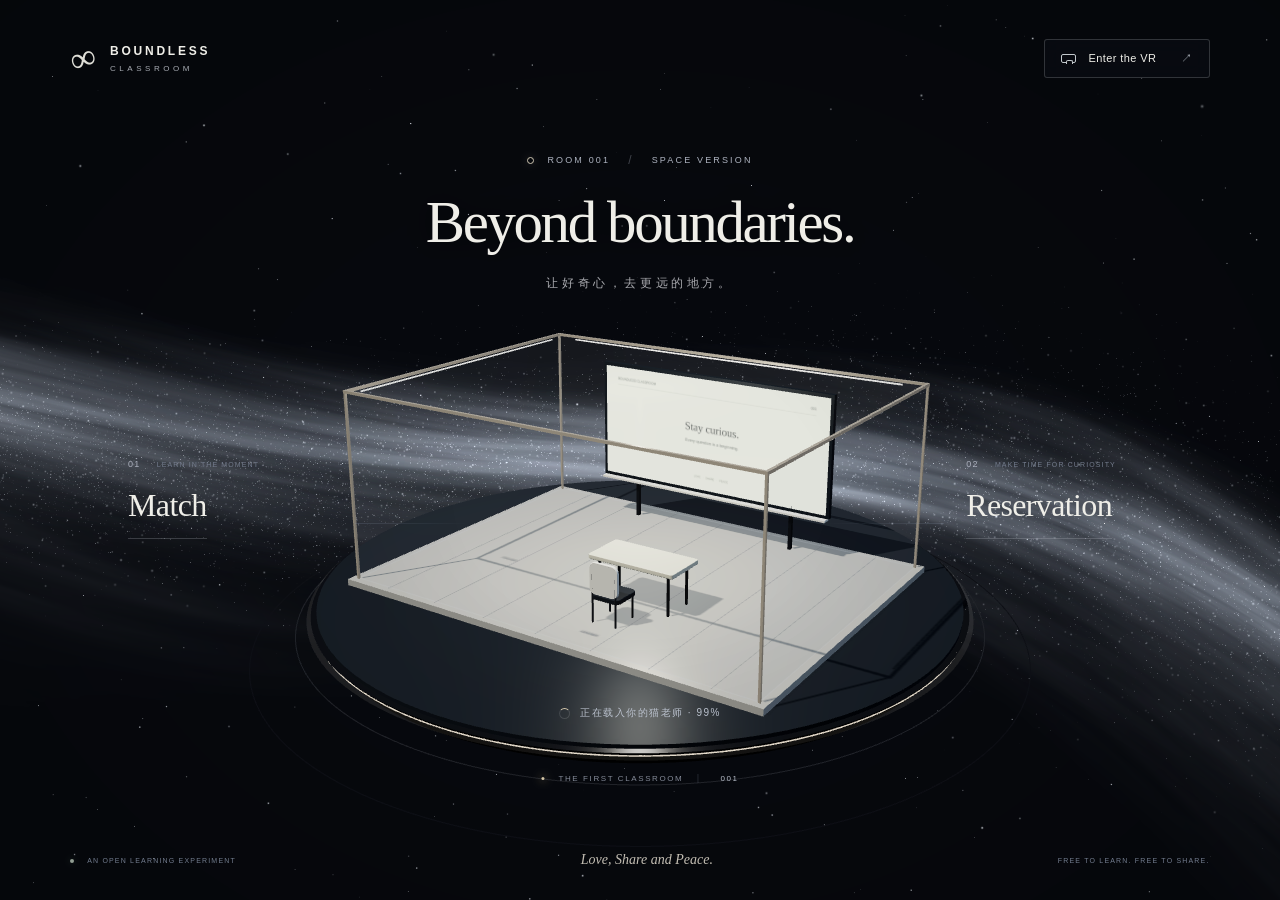
<file: index.html>
<!doctype html>
<html lang="zh-CN">
<head>
  <meta charset="utf-8">
  <meta name="viewport" content="width=device-width,initial-scale=1,viewport-fit=cover">
  <meta name="theme-color" content="#07090e">
  <meta name="description" content="Boundless Classroom · Space Version. A quiet place to learn, beyond boundaries. Love, Share and Peace.">
  <title>Boundless Classroom · Space Version</title>
  <link rel="icon" href="data:image/svg+xml,%3Csvg xmlns='http://www.w3.org/2000/svg' viewBox='0 0 64 64'%3E%3Crect width='64' height='64' rx='16' fill='%23080c12'/%3E%3Ctext x='32' y='44' text-anchor='middle' font-size='46' fill='%23f3f0e8'%3E∞%3C/text%3E%3C/svg%3E">
  <link rel="stylesheet" href="./katex-local.css">
  <link rel="stylesheet" href="./styles.css?v=frog-peer-74">
  <link rel="preload" as="fetch" href="./cat-teacher.glb?v=refined-cat-22" crossorigin="anonymous" fetchpriority="low">
  <link rel="modulepreload" href="./space-scene.js?v=frog-peer-74">
  <link rel="modulepreload" href="./three.module.min.js">
  <link rel="modulepreload" href="./meshopt_decoder.mjs">
  <script type="module" src="./app.js?v=frog-peer-74"></script>
</head>
<body data-mode="home">
  <div class="cosmos-fallback" aria-hidden="true"><div class="fallback-platform"></div></div>
  <div id="universe" role="img" aria-label="漂浮在星尘中的三维教室，内有白板、课桌、椅子，以及使用用户提供的真实三维模型、戴眼镜并抱着化学课本的橘猫老师"></div>
  <div class="grain" aria-hidden="true"></div>
  <header class="site-header">
    <div class="wordmark"><span class="brand-mark" aria-hidden="true">∞</span><span>BOUNDLESS<span class="brand-sub">CLASSROOM</span></span></div>
    <div class="header-actions">
      <button class="back-button" id="back-home" hidden><span aria-hidden="true">←</span> 返回太空</button>
      <button class="vr-entry" id="enter-vr"><span class="vr-glyph" aria-hidden="true"></span> Enter the VR <span aria-hidden="true">↗</span></button>
      <details id="student-avatar-menu" class="student-avatar-menu" hidden>
        <summary class="vr-entry">形象</summary>
        <div class="student-avatar-options" role="group" aria-label="选择形象">
          <button type="button" data-avatar="simple" aria-pressed="true">方块人</button>
          <button type="button" data-avatar="orange-cat" aria-pressed="false">解锁橘猫学生</button>
          <button type="button" data-avatar="frog-girl" aria-pressed="false">跳跳蛙女孩</button>
          <a href="./frog-girl/?model=result-4&amp;finish=repaired&amp;avatar=1&amp;v=frog-peer-74" target="_blank" rel="noopener">预览跳跳蛙女孩 <span aria-hidden="true">↗</span></a>
        </div>
      </details>
      <button class="vr-entry" id="immersive-btn" hidden>全屏 <span aria-hidden="true">⤢</span></button>
    </div>
  </header>

  <main>
    <section class="home" id="home-view" aria-label="未来学习入口">
      <div class="home-heading">
        <p class="eyebrow"><span class="tiny-orbit" aria-hidden="true"></span> ROOM 001 <span class="eyebrow-divider">/</span> SPACE VERSION</p>
        <h1>Beyond boundaries.</h1>
        <p class="home-subtitle">让好奇心，去更远的地方。</p>
      </div>
      <div class="entry-anchor match-anchor">
        <p class="entry-index">01 <span>LEARN IN THE MOMENT</span></p>
        <button class="entry-button" id="open-match"><span>Match</span></button>
        <div class="entry-line" aria-hidden="true"></div>
      </div>
      <div class="entry-anchor reservation-anchor">
        <p class="entry-index">02 <span>MAKE TIME FOR CURIOSITY</span></p>
        <a class="entry-button" id="open-book" href="./live/?v=frog-peer-74"><span>Reservation</span></a>
        <div class="entry-line" aria-hidden="true"></div>
      </div>
      <div class="stage-coordinate" aria-hidden="true"><i></i> THE FIRST CLASSROOM <span>001</span></div>
      <div class="home-footer"><span class="edition"><i></i> AN OPEN LEARNING EXPERIMENT</span><span>Love, Share and Peace.</span><span class="footer-right">FREE TO LEARN. FREE TO SHARE.</span></div>
    </section>

    <section class="classroom-view" id="classroom-view" hidden aria-label="猫老师教室">
      <div class="room-caption"><p class="eyebrow">BOUNDLESS / ROOM 001</p><h2>每个问题，都是一个开始。</h2><p>猫小将 <span>·</span> CAT TEACHER</p></div>
      <aside class="chat-panel" aria-labelledby="chat-title">
        <div class="chat-header">
          <button type="button" class="teacher-avatar" id="teacher-action" aria-label="和猫老师打招呼">
            <svg viewBox="15 8 116 129" aria-hidden="true"><image href="./teacher-portrait.png?v=clear-classroom-21" width="408" height="138"/></svg>
          </button>
          <div class="teacher-intro">
            <div class="teacher-title-row"><h2 id="chat-title">猫老师</h2><span class="teacher-role"><svg viewBox="0 0 18 18" aria-hidden="true"><path d="m8 1 1.9 5.1L15 8l-5.1 1.9L8 15l-1.9-5.1L1 8l5.1-1.9ZM14 12l.8 2.2L17 15l-2.2.8L14 18l-.8-2.2L11 15l2.2-.8Z"/></svg>AI · 全科</span></div>
            <p>好奇心，永远被欢迎。</p>
          </div>
        </div>
        <div class="teacher-session-actions"><span id="chat-mode" class="connection-indicator" role="status">离线演示</span><button type="button" id="teacher-connect-button" hidden>连接猫老师</button><button type="button" id="chat-reset" hidden>新对话</button></div>
        <div class="messages" id="messages" role="log" aria-label="课堂对话" aria-live="polite"><div class="message"><small>猫老师 · 离线示例</small><div class="bubble">你好呀，我是猫小将。🐾
宇宙很大，我们从一个小问题开始。
今天想一起弄明白什么？</div></div></div>
        <form id="chat-form" class="compose">
          <div class="attachment-previews" id="attachment-previews" hidden></div>
          <div class="pdf-selection" id="pdf-selection" hidden>
            <p id="pdf-name"></p><span id="pdf-pages"></span>
            <div><input id="pdf-page-range" type="text" inputmode="text" aria-label="选择 PDF 页码，例如 1、3 或 1-3" placeholder="1, 3 或 1-3"><button id="pdf-add-pages" type="button">添加所选页</button><button id="pdf-cancel" type="button" aria-label="取消 PDF">×</button></div>
          </div>
          <div class="attachment-progress" id="attachment-progress" hidden><p id="attachment-status" role="status" aria-live="polite"></p><button id="attachment-cancel" type="button">取消</button></div>
          <p class="attachment-privacy" id="attachment-privacy" hidden>所选图片／PDF 页面将发送给 DeepSeek 识别 · 图片临时保留 2 小时</p>
          <div class="composer-shell">
            <input id="attachment-file" type="file" accept="image/jpeg,image/png,image/webp,application/pdf,.pdf" multiple hidden>
            <button id="attachment-button" class="attachment-button" type="button" aria-label="添加图片或 PDF" title="添加图片或 PDF">＋</button>
            <textarea id="chat-input" aria-label="向猫老师提问" placeholder="今天想弄明白什么？" maxlength="4000" rows="1" autocomplete="off"></textarea>
            <div class="composer-actions">
              <button type="button" id="chat-cancel" class="chat-cancel" hidden aria-label="停止等待回复">停止</button>
              <button type="button" id="dictation-button" class="mic-button" aria-label="语音输入 · 自动识别中英文" aria-pressed="false" title="中英自动识别 · 停顿后转文字，录音发送至阿里云识别" disabled>
                <svg class="mic-icon" viewBox="0 0 24 24" aria-hidden="true"><rect x="9" y="3" width="6" height="12" rx="3"/><path d="M5.5 10.5v1a6.5 6.5 0 0 0 13 0v-1M12 18v3m-3 0h6"/></svg>
                <svg class="mic-stop" viewBox="0 0 24 24" aria-hidden="true"><rect x="7.5" y="7.5" width="9" height="9" rx="2"/></svg>
              </button>
              <button type="submit" class="send" aria-label="发送消息"><svg viewBox="0 0 24 24" aria-hidden="true"><path d="M12 19V5m-5 5 5-5 5 5"/></svg></button>
            </div>
          </div>
          <div class="dictation-row" id="dictation-row" hidden>
            <span class="dictation-wave" aria-hidden="true"><i></i><i></i><i></i><i></i></span>
            <p id="dictation-status" role="status" aria-live="polite"></p><span id="dictation-time" aria-hidden="true"></span>
            <button type="button" id="dictation-restart" hidden>重新录入</button>
          </div>
          <div class="compose-footer">
            <button id="voice-btn" type="button" aria-pressed="false">朗读：关</button>
            <p id="chat-service-note">预设教学脚本 · 尚未接入大模型</p>
          </div>
        </form>
      </aside>
    </section>

    <section class="vr-view" id="vr-view" hidden aria-label="坐在课桌前的沉浸式教室">
      <div class="vr-seat-caption"><span>ROOM 001</span><span>一席之间，整个宇宙。</span></div>
      <p class="vr-seat-hint">你已坐在课桌前 <span>·</span> 拖动或方向键环视</p>
      <p id="xr-status" class="sr-only" role="status">课桌座位视角，拖动或方向键环视。</p>
    </section>
    <div id="whiteboard-notes" class="sr-only" role="region" aria-label="白板重点" aria-live="polite" hidden></div>
  </main>

  <div class="loading-state" id="scene-loading" role="status"><span></span> 正在点亮第一间教室</div>
  <p class="fallback-note" id="fallback-note" hidden>当前设备无法显示 3D，仍可使用文字课堂和真人教室。</p>

  <dialog id="teacher-connect-dialog" aria-labelledby="teacher-connect-title">
    <div class="dialog-top"><span class="eyebrow">CAT TEACHER / EARLY ACCESS</span><button type="button" class="close-button" id="teacher-connect-close" aria-label="关闭连接窗口">×</button></div>
    <div class="booking-intro"><h2 id="teacher-connect-title">和猫老师聊一聊。</h2><p>输入邀请码，此浏览器会记住连接 30 天。<br>随时可以退出连接。</p></div>
    <form id="teacher-connect-form">
      <label class="field"><span>试用邀请码</span><input id="teacher-invite" type="password" maxlength="256" autocomplete="off"></label>
      <p class="booking-notice">连接后，你的提问及本次对话的必要上下文会发送给 DeepSeek 生成回答。不要输入密码或其他敏感资料。猫老师可能会出错，重要结论请核实。</p>
      <p id="teacher-connect-status" class="connection-status" role="status" aria-live="polite"></p>
      <div class="booking-actions"><button type="submit" id="teacher-connect-submit" class="solid-button">连接猫老师 <span aria-hidden="true">↗</span></button></div>
    </form>
  </dialog>
  <div class="toast" id="toast" role="status" aria-live="polite"></div>
  <noscript><div class="noscript-note">请启用 JavaScript，以使用三维教室、文字课堂和真人教室。</div></noscript>
</body>
</html>
</file>
<file: katex-local.css>
/* KaTeX 0.19.1, MIT. WOFF2 fonts embedded for local hosting. */
@font-face{font-display:block;font-family:KaTeX_AMS;font-style:normal;font-weight:400;src:url([data-uri]) format("woff2");font-family:KaTeX_Caligraphic;font-style:normal;font-weight:700;src:url([data-uri]) format("woff2");font-family:KaTeX_Caligraphic;font-style:normal;font-weight:400;src:url([data-uri]) format("woff2");font-family:KaTeX_Fraktur;font-style:normal;font-weight:700;src:url([data-uri]) format("woff2");font-family:KaTeX_Fraktur;font-style:normal;font-weight:400;src:url([data-uri]) format("woff2");font-family:KaTeX_Main;font-style:normal;font-weight:700;src:url([data-uri]) format("woff2");font-family:KaTeX_Main;font-style:italic;font-weight:700;src:url([data-uri]) format("woff2");font-family:KaTeX_Main;font-style:italic;font-weight:400;src:url([data-uri]) format("woff2");font-family:KaTeX_Main;font-style:normal;font-weight:400;src:url([data-uri]) format("woff2");font-family:KaTeX_Math;font-style:italic;font-weight:700;src:url([data-uri]) format("woff2");font-family:KaTeX_Math;font-style:italic;font-weight:400;src:url([data-uri]) format("woff2");font-family:"KaTeX_SansSerif";font-style:normal;font-weight:700;src:url([data-uri]) format("woff2");font-family:"KaTeX_SansSerif";font-style:italic;font-weight:400;src:url([data-uri]) format("woff2");font-family:"KaTeX_SansSerif";font-style:normal;font-weight:400;src:url([data-uri]) format("woff2");font-family:KaTeX_Script;font-style:normal;font-weight:400;src:url([data-uri]) format("woff2");font-family:KaTeX_Size1;font-style:normal;font-weight:400;src:url([data-uri]) format("woff2");font-family:KaTeX_Size2;font-style:normal;font-weight:400;src:url([data-uri]) format("woff2");font-family:KaTeX_Size3;font-style:normal;font-weight:400;src:url([data-uri]) format("woff2");font-family:KaTeX_Size4;font-style:normal;font-weight:400;src:url([data-uri]) format("woff2");font-family:KaTeX_Typewriter;font-style:normal;font-weight:400;src:url([data-uri]) format("woff2");line-height:1.2;position:relative;text-indent:0;text-rendering:auto}.katex *{-ms-high-contrast-adjust:none!important;border-color:currentColor}.katex .katex-version:after{content:"0.19.1"}.katex .katex-mathml{border:0;-webkit-clip-path:inset(50%);clip-path:inset(50%);height:1px;overflow:hidden;padding:0;position:absolute;width:1px}.katex .katex-html>.katex-newline{display:block}.katex .katex-base{position:relative;white-space:nowrap;width:-webkit-min-content;width:-moz-min-content;width:min-content}.katex .katex-base,.katex .katex-strut{display:inline-block}.katex .textbf{font-weight:700}.katex .textit{font-style:italic}.katex .textrm{font-family:KaTeX_Main}.katex .textsf{font-family:KaTeX_SansSerif}.katex .texttt{font-family:KaTeX_Typewriter}.katex .mathnormal{font-family:KaTeX_Math;font-style:italic}.katex .mathit{font-family:KaTeX_Main;font-style:italic}.katex .mathrm{font-style:normal}.katex .mathbf{font-family:KaTeX_Main;font-weight:700}.katex .boldsymbol{font-family:KaTeX_Math;font-style:italic;font-weight:700}.katex .amsrm,.katex .mathbb,.katex .textbb{font-family:KaTeX_AMS}.katex .mathcal{font-family:KaTeX_Caligraphic}.katex .mathfrak,.katex .textfrak{font-family:KaTeX_Fraktur}.katex .mathboldfrak,.katex .textboldfrak{font-family:KaTeX_Fraktur;font-weight:700}.katex .mathtt{font-family:KaTeX_Typewriter}.katex .mathscr,.katex .textscr{font-family:KaTeX_Script}.katex .mathsf,.katex .textsf{font-family:KaTeX_SansSerif}.katex .mathboldsf,.katex .textboldsf{font-family:KaTeX_SansSerif;font-weight:700}.katex .mathitsf,.katex .mathsfit,.katex .textitsf{font-family:KaTeX_SansSerif;font-style:italic}.katex .mainrm{font-family:KaTeX_Main;font-style:normal}.katex .vlist-t{border-collapse:collapse;display:inline-table;table-layout:fixed}.katex .vlist-r{display:table-row}.katex .vlist{display:table-cell;position:relative;vertical-align:bottom}.katex .vlist>span{display:block;height:0;position:relative}.katex .vlist>span>span{display:inline-block}.katex .vlist>span>.pstrut{overflow:hidden;width:0}.katex .vlist-t2{margin-right:-2px}.katex .vlist-s{display:table-cell;font-size:1px;min-width:2px;vertical-align:bottom;width:2px}.katex .katex-vbox{align-items:baseline;display:inline-flex;flex-direction:column}.katex .katex-thinbox{display:inline-flex;flex-direction:row;max-width:0;width:0}.katex .msupsub{text-align:left}.katex .mfrac>span>span{text-align:center}.katex .mfrac .frac-line{border-bottom-style:solid;display:inline-block;width:100%}.katex .katex-hdashline,.katex .katex-hline,.katex .katex-overline .overline-line,.katex .katex-rule,.katex .katex-underline .underline-line,.katex .mfrac .frac-line{min-height:1px}.katex .mspace{display:inline-block}.katex .katex-smash{display:inline;line-height:0}.katex .clap,.katex .llap,.katex .rlap{position:relative;width:0}.katex .clap>.katex-inner,.katex .llap>.katex-inner,.katex .rlap>.katex-inner{position:absolute}.katex .clap>.katex-fix,.katex .llap>.katex-fix,.katex .rlap>.katex-fix{display:inline-block}.katex .llap>.katex-inner{right:0}.katex .clap>.katex-inner,.katex .rlap>.katex-inner{left:0}.katex .clap>.katex-inner>span{margin-left:-50%;margin-right:50%}.katex .katex-rule{border:0 solid;display:inline-block;position:relative}.katex .katex-hline,.katex .katex-overline .overline-line,.katex .katex-underline .underline-line{border-bottom-style:solid;display:inline-block;width:100%}.katex .katex-hdashline{border-bottom-style:dashed;display:inline-block;width:100%}.katex .sqrt>.katex-root{margin-left:.2777777778em;margin-right:-.5555555556em}.katex .fontsize-ensurer.reset-size1.size1,.katex .katex-sizing.reset-size1.size1{font-size:1em}.katex .fontsize-ensurer.reset-size1.size2,.katex .katex-sizing.reset-size1.size2{font-size:1.2em}.katex .fontsize-ensurer.reset-size1.size3,.katex .katex-sizing.reset-size1.size3{font-size:1.4em}.katex .fontsize-ensurer.reset-size1.size4,.katex .katex-sizing.reset-size1.size4{font-size:1.6em}.katex .fontsize-ensurer.reset-size1.size5,.katex .katex-sizing.reset-size1.size5{font-size:1.8em}.katex .fontsize-ensurer.reset-size1.size6,.katex .katex-sizing.reset-size1.size6{font-size:2em}.katex .fontsize-ensurer.reset-size1.size7,.katex .katex-sizing.reset-size1.size7{font-size:2.4em}.katex .fontsize-ensurer.reset-size1.size8,.katex .katex-sizing.reset-size1.size8{font-size:2.88em}.katex .fontsize-ensurer.reset-size1.size9,.katex .katex-sizing.reset-size1.size9{font-size:3.456em}.katex .fontsize-ensurer.reset-size1.size10,.katex .katex-sizing.reset-size1.size10{font-size:4.148em}.katex .fontsize-ensurer.reset-size1.size11,.katex .katex-sizing.reset-size1.size11{font-size:4.976em}.katex .fontsize-ensurer.reset-size2.size1,.katex .katex-sizing.reset-size2.size1{font-size:.8333333333em}.katex .fontsize-ensurer.reset-size2.size2,.katex .katex-sizing.reset-size2.size2{font-size:1em}.katex .fontsize-ensurer.reset-size2.size3,.katex .katex-sizing.reset-size2.size3{font-size:1.1666666667em}.katex .fontsize-ensurer.reset-size2.size4,.katex .katex-sizing.reset-size2.size4{font-size:1.3333333333em}.katex .fontsize-ensurer.reset-size2.size5,.katex .katex-sizing.reset-size2.size5{font-size:1.5em}.katex .fontsize-ensurer.reset-size2.size6,.katex .katex-sizing.reset-size2.size6{font-size:1.6666666667em}.katex .fontsize-ensurer.reset-size2.size7,.katex .katex-sizing.reset-size2.size7{font-size:2em}.katex .fontsize-ensurer.reset-size2.size8,.katex .katex-sizing.reset-size2.size8{font-size:2.4em}.katex .fontsize-ensurer.reset-size2.size9,.katex .katex-sizing.reset-size2.size9{font-size:2.88em}.katex .fontsize-ensurer.reset-size2.size10,.katex .katex-sizing.reset-size2.size10{font-size:3.4566666667em}.katex .fontsize-ensurer.reset-size2.size11,.katex .katex-sizing.reset-size2.size11{font-size:4.1466666667em}.katex .fontsize-ensurer.reset-size3.size1,.katex .katex-sizing.reset-size3.size1{font-size:.7142857143em}.katex .fontsize-ensurer.reset-size3.size2,.katex .katex-sizing.reset-size3.size2{font-size:.8571428571em}.katex .fontsize-ensurer.reset-size3.size3,.katex .katex-sizing.reset-size3.size3{font-size:1em}.katex .fontsize-ensurer.reset-size3.size4,.katex .katex-sizing.reset-size3.size4{font-size:1.1428571429em}.katex .fontsize-ensurer.reset-size3.size5,.katex .katex-sizing.reset-size3.size5{font-size:1.2857142857em}.katex .fontsize-ensurer.reset-size3.size6,.katex .katex-sizing.reset-size3.size6{font-size:1.4285714286em}.katex .fontsize-ensurer.reset-size3.size7,.katex .katex-sizing.reset-size3.size7{font-size:1.7142857143em}.katex .fontsize-ensurer.reset-size3.size8,.katex .katex-sizing.reset-size3.size8{font-size:2.0571428571em}.katex .fontsize-ensurer.reset-size3.size9,.katex .katex-sizing.reset-size3.size9{font-size:2.4685714286em}.katex .fontsize-ensurer.reset-size3.size10,.katex .katex-sizing.reset-size3.size10{font-size:2.9628571429em}.katex .fontsize-ensurer.reset-size3.size11,.katex .katex-sizing.reset-size3.size11{font-size:3.5542857143em}.katex .fontsize-ensurer.reset-size4.size1,.katex .katex-sizing.reset-size4.size1{font-size:.625em}.katex .fontsize-ensurer.reset-size4.size2,.katex .katex-sizing.reset-size4.size2{font-size:.75em}.katex .fontsize-ensurer.reset-size4.size3,.katex .katex-sizing.reset-size4.size3{font-size:.875em}.katex .fontsize-ensurer.reset-size4.size4,.katex .katex-sizing.reset-size4.size4{font-size:1em}.katex .fontsize-ensurer.reset-size4.size5,.katex .katex-sizing.reset-size4.size5{font-size:1.125em}.katex .fontsize-ensurer.reset-size4.size6,.katex .katex-sizing.reset-size4.size6{font-size:1.25em}.katex .fontsize-ensurer.reset-size4.size7,.katex .katex-sizing.reset-size4.size7{font-size:1.5em}.katex .fontsize-ensurer.reset-size4.size8,.katex .katex-sizing.reset-size4.size8{font-size:1.8em}.katex .fontsize-ensurer.reset-size4.size9,.katex .katex-sizing.reset-size4.size9{font-size:2.16em}.katex .fontsize-ensurer.reset-size4.size10,.katex .katex-sizing.reset-size4.size10{font-size:2.5925em}.katex .fontsize-ensurer.reset-size4.size11,.katex .katex-sizing.reset-size4.size11{font-size:3.11em}.katex .fontsize-ensurer.reset-size5.size1,.katex .katex-sizing.reset-size5.size1{font-size:.5555555556em}.katex .fontsize-ensurer.reset-size5.size2,.katex .katex-sizing.reset-size5.size2{font-size:.6666666667em}.katex .fontsize-ensurer.reset-size5.size3,.katex .katex-sizing.reset-size5.size3{font-size:.7777777778em}.katex .fontsize-ensurer.reset-size5.size4,.katex .katex-sizing.reset-size5.size4{font-size:.8888888889em}.katex .fontsize-ensurer.reset-size5.size5,.katex .katex-sizing.reset-size5.size5{font-size:1em}.katex .fontsize-ensurer.reset-size5.size6,.katex .katex-sizing.reset-size5.size6{font-size:1.1111111111em}.katex .fontsize-ensurer.reset-size5.size7,.katex .katex-sizing.reset-size5.size7{font-size:1.3333333333em}.katex .fontsize-ensurer.reset-size5.size8,.katex .katex-sizing.reset-size5.size8{font-size:1.6em}.katex .fontsize-ensurer.reset-size5.size9,.katex .katex-sizing.reset-size5.size9{font-size:1.92em}.katex .fontsize-ensurer.reset-size5.size10,.katex .katex-sizing.reset-size5.size10{font-size:2.3044444444em}.katex .fontsize-ensurer.reset-size5.size11,.katex .katex-sizing.reset-size5.size11{font-size:2.7644444444em}.katex .fontsize-ensurer.reset-size6.size1,.katex .katex-sizing.reset-size6.size1{font-size:.5em}.katex .fontsize-ensurer.reset-size6.size2,.katex .katex-sizing.reset-size6.size2{font-size:.6em}.katex .fontsize-ensurer.reset-size6.size3,.katex .katex-sizing.reset-size6.size3{font-size:.7em}.katex .fontsize-ensurer.reset-size6.size4,.katex .katex-sizing.reset-size6.size4{font-size:.8em}.katex .fontsize-ensurer.reset-size6.size5,.katex .katex-sizing.reset-size6.size5{font-size:.9em}.katex .fontsize-ensurer.reset-size6.size6,.katex .katex-sizing.reset-size6.size6{font-size:1em}.katex .fontsize-ensurer.reset-size6.size7,.katex .katex-sizing.reset-size6.size7{font-size:1.2em}.katex .fontsize-ensurer.reset-size6.size8,.katex .katex-sizing.reset-size6.size8{font-size:1.44em}.katex .fontsize-ensurer.reset-size6.size9,.katex .katex-sizing.reset-size6.size9{font-size:1.728em}.katex .fontsize-ensurer.reset-size6.size10,.katex .katex-sizing.reset-size6.size10{font-size:2.074em}.katex .fontsize-ensurer.reset-size6.size11,.katex .katex-sizing.reset-size6.size11{font-size:2.488em}.katex .fontsize-ensurer.reset-size7.size1,.katex .katex-sizing.reset-size7.size1{font-size:.4166666667em}.katex .fontsize-ensurer.reset-size7.size2,.katex .katex-sizing.reset-size7.size2{font-size:.5em}.katex .fontsize-ensurer.reset-size7.size3,.katex .katex-sizing.reset-size7.size3{font-size:.5833333333em}.katex .fontsize-ensurer.reset-size7.size4,.katex .katex-sizing.reset-size7.size4{font-size:.6666666667em}.katex .fontsize-ensurer.reset-size7.size5,.katex .katex-sizing.reset-size7.size5{font-size:.75em}.katex .fontsize-ensurer.reset-size7.size6,.katex .katex-sizing.reset-size7.size6{font-size:.8333333333em}.katex .fontsize-ensurer.reset-size7.size7,.katex .katex-sizing.reset-size7.size7{font-size:1em}.katex .fontsize-ensurer.reset-size7.size8,.katex .katex-sizing.reset-size7.size8{font-size:1.2em}.katex .fontsize-ensurer.reset-size7.size9,.katex .katex-sizing.reset-size7.size9{font-size:1.44em}.katex .fontsize-ensurer.reset-size7.size10,.katex .katex-sizing.reset-size7.size10{font-size:1.7283333333em}.katex .fontsize-ensurer.reset-size7.size11,.katex .katex-sizing.reset-size7.size11{font-size:2.0733333333em}.katex .fontsize-ensurer.reset-size8.size1,.katex .katex-sizing.reset-size8.size1{font-size:.3472222222em}.katex .fontsize-ensurer.reset-size8.size2,.katex .katex-sizing.reset-size8.size2{font-size:.4166666667em}.katex .fontsize-ensurer.reset-size8.size3,.katex .katex-sizing.reset-size8.size3{font-size:.4861111111em}.katex .fontsize-ensurer.reset-size8.size4,.katex .katex-sizing.reset-size8.size4{font-size:.5555555556em}.katex .fontsize-ensurer.reset-size8.size5,.katex .katex-sizing.reset-size8.size5{font-size:.625em}.katex .fontsize-ensurer.reset-size8.size6,.katex .katex-sizing.reset-size8.size6{font-size:.6944444444em}.katex .fontsize-ensurer.reset-size8.size7,.katex .katex-sizing.reset-size8.size7{font-size:.8333333333em}.katex .fontsize-ensurer.reset-size8.size8,.katex .katex-sizing.reset-size8.size8{font-size:1em}.katex .fontsize-ensurer.reset-size8.size9,.katex .katex-sizing.reset-size8.size9{font-size:1.2em}.katex .fontsize-ensurer.reset-size8.size10,.katex .katex-sizing.reset-size8.size10{font-size:1.4402777778em}.katex .fontsize-ensurer.reset-size8.size11,.katex .katex-sizing.reset-size8.size11{font-size:1.7277777778em}.katex .fontsize-ensurer.reset-size9.size1,.katex .katex-sizing.reset-size9.size1{font-size:.2893518519em}.katex .fontsize-ensurer.reset-size9.size2,.katex .katex-sizing.reset-size9.size2{font-size:.3472222222em}.katex .fontsize-ensurer.reset-size9.size3,.katex .katex-sizing.reset-size9.size3{font-size:.4050925926em}.katex .fontsize-ensurer.reset-size9.size4,.katex .katex-sizing.reset-size9.size4{font-size:.462962963em}.katex .fontsize-ensurer.reset-size9.size5,.katex .katex-sizing.reset-size9.size5{font-size:.5208333333em}.katex .fontsize-ensurer.reset-size9.size6,.katex .katex-sizing.reset-size9.size6{font-size:.5787037037em}.katex .fontsize-ensurer.reset-size9.size7,.katex .katex-sizing.reset-size9.size7{font-size:.6944444444em}.katex .fontsize-ensurer.reset-size9.size8,.katex .katex-sizing.reset-size9.size8{font-size:.8333333333em}.katex .fontsize-ensurer.reset-size9.size9,.katex .katex-sizing.reset-size9.size9{font-size:1em}.katex .fontsize-ensurer.reset-size9.size10,.katex .katex-sizing.reset-size9.size10{font-size:1.2002314815em}.katex .fontsize-ensurer.reset-size9.size11,.katex .katex-sizing.reset-size9.size11{font-size:1.4398148148em}.katex .fontsize-ensurer.reset-size10.size1,.katex .katex-sizing.reset-size10.size1{font-size:.2410800386em}.katex .fontsize-ensurer.reset-size10.size2,.katex .katex-sizing.reset-size10.size2{font-size:.2892960463em}.katex .fontsize-ensurer.reset-size10.size3,.katex .katex-sizing.reset-size10.size3{font-size:.337512054em}.katex .fontsize-ensurer.reset-size10.size4,.katex .katex-sizing.reset-size10.size4{font-size:.3857280617em}.katex .fontsize-ensurer.reset-size10.size5,.katex .katex-sizing.reset-size10.size5{font-size:.4339440694em}.katex .fontsize-ensurer.reset-size10.size6,.katex .katex-sizing.reset-size10.size6{font-size:.4821600771em}.katex .fontsize-ensurer.reset-size10.size7,.katex .katex-sizing.reset-size10.size7{font-size:.5785920926em}.katex .fontsize-ensurer.reset-size10.size8,.katex .katex-sizing.reset-size10.size8{font-size:.6943105111em}.katex .fontsize-ensurer.reset-size10.size9,.katex .katex-sizing.reset-size10.size9{font-size:.8331726133em}.katex .fontsize-ensurer.reset-size10.size10,.katex .katex-sizing.reset-size10.size10{font-size:1em}.katex .fontsize-ensurer.reset-size10.size11,.katex .katex-sizing.reset-size10.size11{font-size:1.1996142719em}.katex .fontsize-ensurer.reset-size11.size1,.katex .katex-sizing.reset-size11.size1{font-size:.2009646302em}.katex .fontsize-ensurer.reset-size11.size2,.katex .katex-sizing.reset-size11.size2{font-size:.2411575563em}.katex .fontsize-ensurer.reset-size11.size3,.katex .katex-sizing.reset-size11.size3{font-size:.2813504823em}.katex .fontsize-ensurer.reset-size11.size4,.katex .katex-sizing.reset-size11.size4{font-size:.3215434084em}.katex .fontsize-ensurer.reset-size11.size5,.katex .katex-sizing.reset-size11.size5{font-size:.3617363344em}.katex .fontsize-ensurer.reset-size11.size6,.katex .katex-sizing.reset-size11.size6{font-size:.4019292605em}.katex .fontsize-ensurer.reset-size11.size7,.katex .katex-sizing.reset-size11.size7{font-size:.4823151125em}.katex .fontsize-ensurer.reset-size11.size8,.katex .katex-sizing.reset-size11.size8{font-size:.578778135em}.katex .fontsize-ensurer.reset-size11.size9,.katex .katex-sizing.reset-size11.size9{font-size:.6945337621em}.katex .fontsize-ensurer.reset-size11.size10,.katex .katex-sizing.reset-size11.size10{font-size:.8336012862em}.katex .fontsize-ensurer.reset-size11.size11,.katex .katex-sizing.reset-size11.size11{font-size:1em}.katex .delimsizing.size1{font-family:KaTeX_Size1}.katex .delimsizing.size2{font-family:KaTeX_Size2}.katex .delimsizing.size3{font-family:KaTeX_Size3}.katex .delimsizing.size4{font-family:KaTeX_Size4}.katex .delimsizing.mult .delim-size1>span{font-family:KaTeX_Size1}.katex .delimsizing.mult .delim-size4>span{font-family:KaTeX_Size4}.katex .nulldelimiter{display:inline-block;width:.12em}.katex .delimcenter,.katex .op-symbol{position:relative}.katex .op-symbol.small-op{font-family:KaTeX_Size1}.katex .op-symbol.large-op{font-family:KaTeX_Size2}.katex .katex-accent>.vlist-t,.katex .op-limits>.vlist-t{text-align:center}.katex .katex-accent .accent-body{position:relative}.katex .katex-accent .accent-body:not(.accent-full){width:0}.katex .katex-overlay{display:block}.katex .mtable .vertical-separator{display:inline-block;min-width:1px}.katex .mtable .arraycolsep{display:inline-block}.katex .mtable .col-align-c>.vlist-t{text-align:center}.katex .mtable .col-align-l>.vlist-t{text-align:left}.katex .mtable .col-align-r>.vlist-t{text-align:right}.katex .svg-align{text-align:left}.katex svg{fill:currentColor;stroke:currentColor;display:block;height:inherit;position:absolute;width:100%}.katex svg path{stroke:none}.katex svg{fill-rule:nonzero;fill-opacity:1;stroke-width:1;stroke-linecap:butt;stroke-linejoin:miter;stroke-miterlimit:4;stroke-dasharray:none;stroke-dashoffset:0;stroke-opacity:1}.katex img{border-style:none;max-height:none;max-width:none;min-height:0;min-width:0}.katex .katex-stretchy{display:block;overflow:hidden;position:relative;width:100%}.katex .katex-stretchy:after,.katex .katex-stretchy:before{content:""}.katex .hide-tail{overflow:hidden;position:relative;width:100%}.katex .halfarrow-left{left:0;overflow:hidden;position:absolute;width:50.2%}.katex .halfarrow-right{overflow:hidden;position:absolute;right:0;width:50.2%}.katex .brace-left{left:0;overflow:hidden;position:absolute;width:25.1%}.katex .brace-center{left:25%;overflow:hidden;position:absolute;width:50%}.katex .brace-right{overflow:hidden;position:absolute;right:0;width:25.1%}.katex .x-arrow-pad{padding:0 .5em}.katex .cd-arrow-pad{padding:0 .55556em 0 .27778em}.katex .mover,.katex .munder,.katex .x-arrow{text-align:center}.katex .boxpad{padding:0 .3em}.katex .fbox,.katex .fcolorbox{border:.04em solid;box-sizing:border-box}.katex .cancel-pad{padding:0 .2em}.katex .cancel-lap{margin-left:-.2em;margin-right:-.2em}.katex .katex-sout{border-bottom-style:solid;border-bottom-width:.08em}.katex .angl{border-right:.049em solid;border-top:.049em solid;box-sizing:border-box;margin-right:.03889em}.katex .anglpad{padding:0 .03889em}.katex .reflectbox{display:inline-block;transform:scaleX(-1)}.katex .eqn-num:before{content:"(" counter(katexEqnNo) ")";counter-increment:katexEqnNo}.katex .mml-eqn-num:before{content:"(" counter(mmlEqnNo) ")";counter-increment:mmlEqnNo}.katex .mtr-glue{width:50%}.katex .cd-vert-arrow{display:inline-block;position:relative}.katex .cd-label-left{display:inline-block;position:absolute;right:calc(50% + .3em);text-align:left}.katex .cd-label-right{display:inline-block;left:calc(50% + .3em);position:absolute;text-align:right}.katex-display{display:block;margin:1em 0;text-align:center}.katex-display>.katex{display:block;text-align:center;white-space:nowrap}.katex-display>.katex>.katex-html{display:block;position:relative}.katex-display>.katex>.katex-html>.katex-tag{position:absolute;right:0}.katex-display.leqno>.katex>.katex-html>.katex-tag{left:0;right:auto}.katex-display.fleqn>.katex{padding-left:2em;text-align:left}body{counter-reset:katexEqnNo mmlEqnNo}
</file>
<file: styles.css>
:root{color-scheme:dark;--bg:#07090e;--paper:#efeee8;--muted:#9ba0aa;--line:rgba(226,231,239,.17);--gold:#ceb58b;--chat-width:390px}
*{box-sizing:border-box}html,body{margin:0;min-height:100%;background:var(--bg);color:var(--paper);font-family:Arial,"PingFang SC","Microsoft YaHei",sans-serif}body{overflow:hidden}button,input,select{font:inherit}button{cursor:pointer}button,a,input,select{-webkit-tap-highlight-color:transparent}button{color:inherit}button:disabled{cursor:wait;opacity:.4}button:focus-visible,a:focus-visible{outline:2px solid var(--gold);outline-offset:6px}input:focus-visible,select:focus-visible{outline:1px solid var(--gold);outline-offset:2px}button{border:0;background:none}button[hidden],[hidden]{display:none!important}::selection{background:#776650;color:white}
#universe,.cosmos-fallback,.grain{position:fixed;inset:0}#universe{z-index:1;transition:right .8s ease;touch-action:none}#universe canvas{display:block;width:100%;height:100%;outline:none}.cosmos-fallback{background:radial-gradient(ellipse at 65% 43%,#161d2c66,transparent 55%),radial-gradient(1px 1px at 22% 33%,#eee 90%,transparent),radial-gradient(1px 1px at 60% 14%,#eee 90%,transparent),radial-gradient(1px 1px at 80% 62%,#eee 90%,transparent),radial-gradient(1px 1px at 72% 27%,#eee 90%,transparent),#07090e;background-size:auto,193px 211px,287px 317px,349px 283px,419px 391px,auto}.fallback-platform{display:none;position:absolute;left:27%;top:46%;width:46%;height:30%;border:1px solid #a0a8b333;border-radius:50%;background:radial-gradient(ellipse,#9ba6b61a,#1d23338a 57%,#090c13);box-shadow:0 25px 40px #000;transform:perspective(800px) rotateX(58deg)}body.fallback .fallback-platform{display:block}.grain{z-index:2;pointer-events:none;background:radial-gradient(ellipse at 50% 55%,transparent 20%,rgba(0,0,0,.22) 100%)}.site-header{position:fixed;z-index:10;top:0;left:0;right:0;height:116px;padding:0 5.5%;display:flex;justify-content:space-between;align-items:center;pointer-events:none}.site-header>*{pointer-events:auto}.wordmark{display:flex;align-items:center;gap:14px;font-size:12px;font-weight:600;letter-spacing:.23em}.brand-mark{font-family:Georgia,serif;font-size:36px;line-height:1;font-weight:400;letter-spacing:0;transform:rotate(-18deg);color:#dfded7}.brand-sub{display:block;font-size:8px;font-weight:400;letter-spacing:.44em;margin-top:6px;color:#a7abb2}.header-actions{display:flex;gap:28px;align-items:center}.vr-entry{height:39px;display:flex;align-items:center;gap:13px;padding:0 16px;border:1px solid #bbbfc33b;border-radius:3px;letter-spacing:.035em;font-size:11px;background:#0b0e1599;backdrop-filter:blur(10px);transition:border-color .25s,background .25s}.vr-entry:hover{background:#e7e9ed13;border-color:#cdd1d179}.vr-entry>span:last-child{margin-left:12px;color:#b4bac4}.vr-glyph{position:relative;width:15px;height:9px;border:1px solid #c2c8cc;border-radius:2px}.vr-glyph:after{content:"";position:absolute;width:5px;height:3px;bottom:-2px;left:4px;background:var(--bg);border:1px solid #c2c8cc;border-bottom:0;border-radius:2px 2px 0 0}.back-button{font-size:11px;color:#b7bbc3;padding:10px 0}.back-button span{margin-right:8px}.back-button:hover{color:white}
.home{position:fixed;z-index:3;inset:0;pointer-events:none}.home button{pointer-events:auto}.home-heading{position:absolute;top:17%;left:10%;right:10%;text-align:center}.eyebrow{font-size:9px;letter-spacing:.24em;font-weight:400;color:#adb3bf;margin:0;display:flex;align-items:center;justify-content:center;gap:13px}.eyebrow-divider{opacity:.35;font-size:12px;margin:0 5px}.tiny-orbit{display:inline-block;width:7px;height:7px;border:1px solid #d0c8b4;border-radius:50%;box-shadow:0 0 8px #cec6b72b}.home h1{font:400 clamp(38px,4.6vw,72px)/1.12 Georgia,"Times New Roman",serif;letter-spacing:-.04em;margin:23px 0 19px;color:#efeee8;text-shadow:0 2px 24px #0008}.home-subtitle{font-size:12px;font-weight:300;letter-spacing:.3em;color:#a8a9ae;margin:0}
.entry-anchor{position:absolute;top:51%;width:205px;pointer-events:auto}.match-anchor{left:10%}.reservation-anchor{right:8.5%}.entry-index{font-size:9px;letter-spacing:.15em;color:#acb1be;display:flex;align-items:center;gap:16px;margin:0 0 18px}.entry-index span{font-size:7px;letter-spacing:.16em;color:#737b8c}.entry-button{display:inline-flex;width:max-content;justify-content:flex-start;align-items:center;font-size:32px;font-family:Georgia,"Times New Roman",serif;letter-spacing:-.02em;text-align:left;padding:0 0 14px;border-bottom:1px solid #b6bdc440;transition:border-color .25s,color .25s}a.entry-button{color:inherit;text-decoration:none}.entry-button:hover{border-color:#d5c3a3;color:#fff}.entry-caption{font-size:10px;letter-spacing:.08em;color:#9098a5;margin:14px 0 0}.entry-line{position:absolute;top:64px;height:1px;width:9vw;background:linear-gradient(90deg,#8996ad35,transparent);left:calc(100% + 22px)}.reservation-anchor .entry-line{left:auto;right:calc(100% + 22px);background:linear-gradient(270deg,#8996ad35,transparent)}.stage-coordinate{position:absolute;left:50%;bottom:13%;transform:translateX(-50%);font-size:8px;letter-spacing:.2em;color:#848a98;display:flex;align-items:center;gap:14px;white-space:nowrap}.stage-coordinate i{width:3px;height:3px;border-radius:50%;background:#d4c5a6;box-shadow:0 0 8px #ead4a3}.stage-coordinate span{padding-left:22px;border-left:1px solid #7e86993d;color:#b8beca}.home-footer{position:absolute;bottom:32px;left:5.5%;right:5.5%;display:flex;justify-content:space-between;align-items:center;font-size:10px;color:#a8a9b1}.home-footer>span:nth-child(2){font:italic 14px Georgia,serif;color:#c3beb3}.edition,.footer-right{font-size:7px;letter-spacing:.17em;color:#727c8e}.edition i{display:inline-block;width:4px;height:4px;border-radius:50%;background:#929d93;margin-right:10px;box-shadow:0 0 7px #94c4a53b}
.loading-state{position:fixed;z-index:4;bottom:20%;left:50%;transform:translateX(-50%);font-size:10px;letter-spacing:.15em;color:#bac1cd;display:flex;align-items:center;gap:10px;transition:opacity .5s}.loading-state span{width:11px;height:11px;border:1px solid #ffffff22;border-top-color:#d3c7ac;border-radius:50%;animation:spin 1.5s linear infinite}@keyframes spin{to{transform:rotate(360deg)}}.fallback-note{position:fixed;z-index:4;left:25%;right:25%;bottom:20%;font-size:10px;line-height:1.7;text-align:center;color:#b7b9c0}
body[data-mode=classroom] #universe{right:0}.classroom-view{position:fixed;z-index:4;inset:0;pointer-events:none}.room-caption{position:absolute;left:5.5%;bottom:8%;max-width:calc(100% - var(--chat-width) - 80px)}.room-caption .eyebrow{justify-content:start;font-size:8px}.room-caption h2{font-weight:300;font-size:23px;letter-spacing:.04em;margin:16px 0}.room-caption>p:last-child{font-size:9px;color:#a1a2a8;letter-spacing:.1em}.room-caption>p>span{margin:0 8px;color:#d4b784}.chat-panel{position:absolute;right:0;top:116px;bottom:0;width:var(--chat-width);background:rgba(7,11,18,.08);border-left:0;backdrop-filter:blur(5px);-webkit-backdrop-filter:blur(5px);display:flex;flex-direction:column;pointer-events:auto}.chat-header{padding:30px 27px 23px;display:flex;gap:12px;align-items:center}.teacher-avatar{width:35px;height:35px;display:grid;place-items:center;background:#b7956133;border:1px solid #b99b6e4a;border-radius:50%;font-size:21px}.chat-header h2{font-size:14px;font-weight:500;margin:0 0 7px}.chat-header p{font-size:10px;color:#8992a0;margin:0}.demo-pill{margin-left:auto;font-size:8px;border:1px solid #b7a88632;border-radius:20px;padding:6px 9px;color:#bdb29a;white-space:nowrap}.subject-tabs{display:flex;gap:7px;padding:0 27px 20px;border-bottom:1px solid #8e9bad17}.subject-button{font-size:10px;color:#939ba7;border:1px solid #bbc4d01c;padding:8px 11px;border-radius:3px}.subject-button:hover,.subject-button.active{background:#d6c5a61a;border-color:#cfbd9c5c;color:#e4d6be}.messages{flex:1;min-height:0;overflow-y:auto;overscroll-behavior:contain;padding:25px 27px;display:flex;flex-direction:column;gap:22px;scrollbar-width:thin;scrollbar-color:#4c535e transparent}.message{max-width:96%;display:flex;flex-direction:column;gap:8px;flex:none}.message small{font-size:8px;letter-spacing:.03em;color:#828d9d}.bubble{font-size:12px;line-height:1.95;white-space:pre-line;overflow-wrap:anywhere;color:#cbd0d7;padding:14px 16px;background:#e8e8df06;border:1px solid #e6e6da12;border-radius:2px 10px 10px 10px}.message.mine{align-self:flex-end;align-items:end}.message.mine .bubble{background:#b59b6920;border-color:#b59b6930;color:#e1d7c5;border-radius:10px 2px 10px 10px}.compose{padding:19px 22px 24px;border-top:1px solid #9ea8bc1b;background:#0d1018}.compose>div:first-child{display:flex;gap:7px}.compose input{width:0;min-width:0;flex:1;background:#e5e9f507;border:1px solid #c6cbd229;color:#eee7d8;border-radius:4px;padding:13px 12px;font-size:11px}.compose input::placeholder{color:#6f7a8e}.send{flex:none;width:39px;background:#d1c2a8;color:#17191e;border-radius:3px;font-size:19px}.compose-footer{display:flex;align-items:center;justify-content:space-between;gap:6px;margin-top:11px}.compose-footer p{font-size:8px;color:#828b9b;margin:0}.compose-footer button{font-size:9px;color:#b0ad9e;white-space:nowrap;padding:4px}
.vr-view{position:fixed;z-index:3;inset:0;pointer-events:none}.vr-heading{position:absolute;top:18%;left:5.5%;text-shadow:0 2px 12px #000}.vr-heading .eyebrow{justify-content:start;font-size:8px}.vr-heading h1{font:400 clamp(28px,3.2vw,48px)/1.15 Georgia,serif;letter-spacing:-.035em;margin:18px 0 18px}.vr-heading>p:last-child{font-size:10px;letter-spacing:.18em;color:#a9aeb6}.vr-bottom{position:absolute;bottom:35px;left:5.5%;right:5.5%;display:flex;align-items:center;justify-content:space-between;gap:15px}.view-hint{font-size:9px;letter-spacing:.07em;color:#b2b6be}.view-hint span{color:#686e7b;margin:0 8px}.vr-bottom>p{font-size:9px;color:#9a9eaa}
dialog{color:var(--paper);width:min(490px,calc(100% - 28px));max-height:calc(100dvh - 36px);border:1px solid #c6bfac33;border-radius:7px;padding:30px;background:linear-gradient(130deg,#1b202b,#10141d);box-shadow:0 40px 140px #0009}dialog::backdrop{background:#050811aa;backdrop-filter:blur(16px)}.dialog-top{display:flex;align-items:center;justify-content:space-between}.dialog-top .eyebrow{font-size:8px;color:#b8b5ab}.close-button{font-size:25px;padding:0 5px;color:#a5aab5}.close-button:hover{color:white}.booking-intro{margin:29px 0}.dialog-step{font-size:7px;letter-spacing:.18em;color:#898e9b;margin:0 0 14px}.booking-intro h2{font-size:31px;font-weight:300;line-height:1.5;letter-spacing:.06em;margin:0 0 13px}.booking-intro>p:last-child{font-size:11px;color:#939baa}.field{display:flex;flex-direction:column;gap:10px;margin:0 0 20px}.field>span{font-size:10px;color:#bfc2c8}.field small{font-size:8px;color:#818b9c;margin-left:6px}.field input,.field select{width:100%;min-width:0;border:1px solid #aab1c52f;border-radius:3px;background:#060b1555;color:#d9dbdf;font-size:12px;padding:12px}.field input::placeholder{color:#717c8e}.field select{color-scheme:dark}.field-row{display:grid;grid-template-columns:1fr 1fr;gap:16px}.booking-notice{font-size:10px;color:#a4a9b3;line-height:1.9;padding:13px;border:1px solid #b3b5bc18;background:#e8dcc608;white-space:pre-line}.booking-actions{display:flex;align-items:center;justify-content:flex-end;gap:15px;margin-top:23px}.solid-button{font-size:11px;display:flex;align-items:center;justify-content:space-between;gap:30px;border:1px solid #e1d3b7;background:#d1c4ac;color:#161a21;padding:13px 18px;border-radius:3px}.solid-button:hover{background:#efe2c9}.text-button{font-size:9px;color:#aeb2bc;padding:10px 0}.toast{position:fixed;z-index:50;left:50%;bottom:32px;transform:translate(-50%,10px);max-width:90%;background:#ded4c2;color:#171c25;font-size:11px;line-height:1.7;padding:12px 20px;border-radius:4px;opacity:0;transition:.2s;pointer-events:none;text-align:center}.toast.show{opacity:1;transform:translate(-50%,0)}.noscript-note{position:fixed;z-index:60;bottom:15px;left:15px;right:15px;background:#252b35;padding:20px;font-size:13px}
@media(min-width:1500px){.entry-anchor{top:52%;width:225px}.match-anchor{left:12%}.reservation-anchor{right:10.5%}}
@media(max-width:1100px){.entry-anchor{width:160px}.match-anchor{left:6%}.reservation-anchor{right:6%}.entry-button{font-size:27px}.entry-index{gap:10px}.entry-index span{font-size:6px}.entry-line{width:5vw}.home-heading{top:22%}.home h1{font-size:54px}.home-subtitle{font-size:11px}}
@media(max-width:740px){:root{--chat-width:350px}.site-header{height:90px;padding:0 6%}.wordmark{font-size:9px;gap:10px;letter-spacing:.18em}.brand-mark{font-size:30px}.brand-sub{font-size:6px}.vr-entry{height:34px;padding:0 11px;gap:8px;font-size:9px}.vr-entry>span:last-child{margin-left:2px}.header-actions{gap:16px}.home-heading{top:19%;left:5%;right:5%}.home h1{font-size:clamp(33px,6.3vw,47px);margin:20px 0 15px}.home-subtitle{font-size:10px;letter-spacing:.2em}.eyebrow{font-size:7px;gap:9px}.entry-anchor{top:auto;bottom:18%;width:34%}.match-anchor{left:9%}.reservation-anchor{right:9%}.entry-button{font-size:26px}.entry-index span{display:none}.entry-index{margin-bottom:12px;font-size:8px}.entry-caption{font-size:9px}.entry-line{display:none}.stage-coordinate{bottom:37%;font-size:6px;gap:8px}.stage-coordinate span{padding-left:12px}.home-footer{bottom:25px;left:6%;right:6%}.edition{font-size:6px;max-width:100px;line-height:1.8}.footer-right{display:none}.home-footer>span:nth-child(2){font-size:12px}.chat-panel{top:90px;width:var(--chat-width)}.room-caption{left:5%;max-width:calc(100% - var(--chat-width) - 30px)}.room-caption h2{font-size:18px}.back-button{font-size:9px}.chat-header{padding:24px 22px 21px}.subject-tabs{padding-left:22px;padding-right:22px}.vr-heading{top:17%;left:6%}.vr-heading h1{font-size:32px}.vr-heading>p:last-child{font-size:9px}.vr-bottom{left:6%;right:6%;bottom:25px;align-items:start;flex-direction:column;gap:8px}.view-hint{font-size:8px}.vr-bottom>p{font-size:8px;margin:0}.loading-state{bottom:40%;font-size:8px;white-space:nowrap}}
@media(max-width:600px){body[data-mode=classroom] #universe{right:0;bottom:0;height:100%}.room-caption{top:98px;left:6%;bottom:auto;max-width:90%}.room-caption h2{display:none}.room-caption>p:last-child{margin-top:9px;font-size:8px}.room-caption .eyebrow{font-size:7px}.chat-panel{top:45%;width:100%;border-left:0;border-top:1px solid #aab6c22d;border-radius:16px 16px 0 0}.chat-header{padding:18px 22px 15px}.chat-header h2{font-size:12px}.chat-header p{font-size:9px}.teacher-avatar{width:30px;height:30px;font-size:18px}.subject-tabs{padding-bottom:14px}.subject-button{padding:7px 11px;font-size:9px}.messages{padding:18px 22px;gap:17px}.bubble{font-size:11px;padding:11px 14px}.compose{padding:13px 18px 17px}.compose input{font-size:11px;padding:11px}.compose-footer{margin-top:7px}.compose-footer p{font-size:7px}.vr-heading{top:15%}.vr-heading h1{font-size:28px}.vr-heading .eyebrow{font-size:7px}.fallback-note{left:10%;right:10%;bottom:37%;font-size:8px}}
@media(max-height:600px) and (min-width:601px){.site-header{height:80px}.home-heading{top:20%}.home h1{font-size:42px;margin:12px 0}.entry-anchor{top:50%}.home-footer{bottom:16px}.stage-coordinate{bottom:10%}.chat-panel{top:80px}.room-caption{bottom:6%}.home-subtitle{font-size:9px}.vr-heading{top:20%}}
@media(prefers-reduced-motion:reduce){*,*:before,*:after{animation:none!important;transition:none!important;scroll-behavior:auto!important}}

.teacher-avatar svg{display:block;width:34px;height:34px}

.teacher-avatar{padding:0;cursor:pointer}.teacher-avatar:focus-visible{outline:1px solid #e8d8bb;outline-offset:4px}

/* Inside the classroom: quiet chrome, a fixed seat, and no title over the teacher. */
body[data-mode=vr] .site-header{height:82px;padding:0 3.5%;background:linear-gradient(#05080b55,transparent)}
body[data-mode=vr] .wordmark{font-size:9px;gap:10px;color:#d6d9d6}
body[data-mode=vr] .brand-mark{font-size:27px}body[data-mode=vr] .brand-sub{font-size:6px}
body[data-mode=vr] .back-button{font-size:10px}body[data-mode=vr] .header-actions{gap:20px}
body[data-mode=vr] .vr-entry{height:32px;padding:0 12px;font-size:10px;background:#0a101644;border-color:#c9d4d32b}
.student-avatar-menu{position:relative}
.student-avatar-menu summary{cursor:pointer;list-style:none}
.student-avatar-menu summary::-webkit-details-marker{display:none}
.student-avatar-menu summary:focus-visible{outline:2px solid var(--gold);outline-offset:4px}
.student-avatar-options{position:absolute;top:calc(100% + 8px);right:0;min-width:120px;padding:5px;display:grid;gap:2px;background:#101823ed;border:1px solid #c9d4d32b;border-radius:6px;box-shadow:0 10px 25px #07090e38}
.student-avatar-options :is(button,a){padding:8px 10px;border-radius:3px;text-align:left;white-space:nowrap;font-size:11px}
.student-avatar-options :is(button,a):hover{background:#c3ced91a}
.student-avatar-options a{color:#aebdcd;font-size:10px}
.student-avatar-options [aria-pressed=true]{color:#f1d7ae;background:#d4ba951a}
body[data-mode=vr] .grain{background:radial-gradient(ellipse at 50% 48%,transparent 47%,#00000020 100%)}
body[data-mode=vr] #universe:focus{outline:none}
.vr-seat-caption{position:absolute;left:3.5%;bottom:26px;display:flex;gap:20px;align-items:center;color:#c1cbc9;pointer-events:none;font-size:8px;letter-spacing:.18em;text-shadow:0 1px 8px #0009}
.vr-seat-caption>span:last-child{font-size:9px;letter-spacing:.12em;color:#a8b5b3}
.vr-seat-hint{position:absolute;left:50%;bottom:25px;transform:translateX(-50%);margin:0;font-size:9px;letter-spacing:.07em;white-space:nowrap;color:#c5cfca;text-shadow:0 1px 8px #000;animation:seat-hint 7s ease forwards;pointer-events:none}
.vr-seat-hint span{margin:0 10px;color:#7d9395}
.sr-only{position:absolute!important;width:1px;height:1px;padding:0;margin:-1px;overflow:hidden;clip:rect(0,0,0,0);white-space:nowrap;border:0}
@keyframes seat-hint{0%,65%{opacity:.85}100%{opacity:0}}
@media(max-width:600px){body[data-mode=vr] .site-header{height:72px;padding:0 5%}body[data-mode=vr] .brand-sub{display:none}body[data-mode=vr] .wordmark{font-size:8px;gap:7px}body[data-mode=vr] .header-actions{gap:12px}body[data-mode=vr] .back-button{font-size:9px}body[data-mode=vr] .vr-entry{font-size:9px;padding:0 9px}.vr-seat-caption{left:5%;bottom:22px}.vr-seat-caption>span:last-child{display:none}.vr-seat-hint{bottom:44px;font-size:8px}}

/* The teacher transport changes; the quiet classroom layout stays in place. */
.teacher-session-actions{display:flex;justify-content:flex-end;gap:16px;padding:0 27px 14px;font-size:9px;color:#bdb29a}
.teacher-session-actions button:hover,.retry-message:hover{color:#f0e5cf}
.compose textarea{min-width:0;flex:1;resize:vertical;max-height:140px;min-height:46px;background:#e5e9f507;border:1px solid #c6cbd229;color:#eee7d8;border-radius:4px;padding:11px 12px;font:inherit;font-size:11px;line-height:1.6}
.compose textarea::placeholder{color:#6f7a8e}
.chat-cancel{flex:none;padding:0 6px;font-size:10px;color:#cfc2ad}
.connection-status{font-size:11px;line-height:1.7;color:#cfc2ad}
.retry-message{align-self:flex-start;border-bottom:1px solid #b5a68b66;padding:3px 0;font-size:10px;color:#bdaf96}
.retry-message:disabled{opacity:.4;cursor:default}
.message-error .bubble{border-color:#a7876955;color:#d9c7ae}
.thinking-message .bubble{letter-spacing:.22em;animation:teacher-wait 1.4s ease-in-out infinite}
@keyframes teacher-wait{50%{opacity:.4}}
@media(prefers-reduced-motion:reduce){.thinking-message .bubble{animation:none}}
@media(max-width:600px){.teacher-session-actions{padding:0 22px 12px}.compose textarea{font-size:12px;min-height:42px}.compose-footer{align-items:flex-start}.compose-footer p{line-height:1.6}}

.compose textarea:focus-visible{outline:1px solid var(--gold);outline-offset:2px}

/* Reader-friendly teaching prose; math remains local and safely typeset. */
.rich-reply{white-space:normal;font-size:13px;line-height:1.85}
.rich-reply p{margin:0 0 .85em;white-space:pre-line}
.rich-reply>:last-child{margin-bottom:0}
.rich-reply .reply-heading{font-weight:600;color:#ede7dc;margin-top:1em}
.rich-reply .reply-heading:first-child{margin-top:0}
.rich-reply strong{font-weight:600;color:#e6ddcc}
.rich-reply em{font-style:italic}
.rich-reply ul,.rich-reply ol{padding-left:1.4em;margin:.4em 0 .9em}
.rich-reply li{padding-left:.15em;margin:.45em 0}
.rich-reply li::marker{color:#c2ae8d}
.rich-reply code{font-family:ui-monospace,monospace;font-size:.94em;background:#c0b28e12;border-radius:3px;padding:.1em .3em}
.rich-reply pre{white-space:pre;overflow-x:auto;margin:.8em 0;padding:.65em;background:#0b0e1666;border-radius:5px}
.rich-reply pre code{background:none;padding:0}
.rich-reply blockquote{margin:.7em 0;padding-left:.8em;border-left:2px solid #ad977255;color:#aeb8c1}
.reply-math{overflow-x:auto;overflow-y:hidden;max-width:100%;margin:1em 0;scrollbar-width:thin}
.rich-reply .katex{font-size:1.08em}
.reply-math .katex-display{margin:.3em 0;text-align:left}
.math-fallback{white-space:pre-wrap;font-family:inherit}
@media(max-width:600px){.rich-reply{font-size:12px}.reply-math{margin:.8em 0}}

.reply-table{overflow-x:auto;max-width:100%;margin:.9em 0;scrollbar-width:thin}
.reply-table table{border-collapse:collapse;font-size:.94em;line-height:1.65;min-width:100%}
.reply-table th,.reply-table td{padding:.5em .65em;text-align:left;border-bottom:1px solid #b5b8bc20;vertical-align:top}
.reply-table th{color:#e0d2b9;font-weight:500;background:#d6c5a607}

/* Quiet voice composer: one light surface, two restrained controls. */
.chat-panel{background:rgba(7,11,18,.08);backdrop-filter:blur(5px);-webkit-backdrop-filter:blur(5px);border:0;box-shadow:none}
.compose{background:transparent;border-top-color:rgba(192,207,225,.08);padding:16px 22px 22px}
.compose .composer-shell{display:flex;align-items:flex-end;gap:10px;padding:13px 11px 11px 16px;border:1px solid rgba(202,215,234,.17);border-radius:18px;background:rgba(218,230,247,.025);transition:border-color .2s ease,background .2s ease}
.compose .composer-shell:focus-within{border-color:rgba(219,208,185,.4);background:rgba(218,230,247,.04)}
.compose textarea{display:block;width:0;min-width:0;flex:1;min-height:50px;max-height:132px;resize:none;overflow-y:auto;border:0;border-radius:0;background:transparent;padding:0 0 3px;font:inherit;font-size:13px;line-height:1.65;color:#e4e9ee;caret-color:#d8c49f;scrollbar-width:thin;scrollbar-color:#46505d transparent}
.compose textarea::placeholder{color:#7d8999}.compose textarea:focus-visible{outline:none}
.composer-actions{display:flex;align-items:center;gap:5px;flex:none;padding-bottom:1px}
.mic-button,.send{width:34px;height:34px;flex:none;display:grid;place-items:center;border-radius:50%;border:1px solid transparent;background:transparent;color:#aeb9c9;transition:background .2s ease,color .2s ease,border-color .2s ease}
.mic-button svg,.send svg{width:19px;height:19px;fill:none;stroke:currentColor;stroke-width:1.5;stroke-linecap:round;stroke-linejoin:round}
.mic-button:hover{color:#e3e6e9;background:rgba(214,225,240,.055)}
.mic-button:disabled{opacity:.4;cursor:default}.mic-button[aria-disabled=true]{color:#727d8c}
.mic-button .mic-stop{display:none;fill:currentColor;stroke:none}
.compose[data-dictation=starting] .mic-icon,.compose[data-dictation=listening] .mic-icon,.compose[data-dictation=stopping] .mic-icon{display:none}
.compose[data-dictation=starting] .mic-stop,.compose[data-dictation=listening] .mic-stop,.compose[data-dictation=stopping] .mic-stop{display:block}
.compose[data-dictation=listening] .mic-button{color:#ddc8a3;background:rgba(214,189,146,.09);border-color:rgba(214,189,146,.17);animation:mic-breathe 2.4s ease-in-out infinite}
.send{background:rgba(220,225,231,.09);border-color:rgba(220,225,231,.12);color:#e5e9ed}.send:hover:not(:disabled){background:rgba(220,225,231,.16);border-color:rgba(220,225,231,.25)}.send:disabled{opacity:.33;cursor:default}
.chat-cancel{font-size:10px;padding:7px 3px;color:#b6ad9d}.compose-footer{margin-top:10px}
.dictation-row{display:flex;align-items:center;gap:7px;margin:9px 3px 0;min-height:15px;color:#9ba8b9}
.dictation-row p{margin:0;font-size:10px;line-height:1.6;flex:1;min-width:0}.dictation-row>span{font-size:9px;font-variant-numeric:tabular-nums;color:#9eaaB9}
.dictation-row button{font-size:10px;color:#c6b79e;white-space:nowrap;padding:2px 0}.dictation-row button:hover{color:#e1d1b2}
.compose[data-dictation=error] #dictation-status{color:#c9b397}
.dictation-wave{display:none;align-items:center;gap:2px;height:12px;flex:none}
.compose[data-dictation=listening] .dictation-wave{display:flex}
.dictation-wave i{display:block;width:2px;height:5px;border-radius:2px;background:#c8b48e;transform-origin:center;animation:dictation-listen 1.25s ease-in-out infinite alternate}
.dictation-wave i:nth-child(2){height:9px;animation-delay:-.35s}.dictation-wave i:nth-child(3){height:7px;animation-delay:-.7s}.dictation-wave i:nth-child(4){height:4px;animation-delay:-.2s}
@keyframes dictation-listen{from{transform:scaleY(.55);opacity:.5}to{transform:scaleY(1);opacity:.9}}
@keyframes mic-breathe{0%,100%{box-shadow:0 0 0 0 rgba(214,189,146,.025)}50%{box-shadow:0 0 0 4px rgba(214,189,146,.055)}}
@media(max-width:600px){.compose{padding:12px 16px 16px}.compose .composer-shell{padding:12px 10px 10px 14px;border-radius:17px;gap:8px}.compose textarea{font-size:16px;line-height:1.5;min-height:48px;max-height:108px}.composer-actions{gap:3px}.dictation-row{margin-top:7px}.dictation-row p{font-size:10px}}
@media(prefers-reduced-motion:reduce){.compose .mic-button,.dictation-wave i{animation:none}.compose .composer-shell,.mic-button,.send{transition:none}}


/* Clear classroom 21: the same live WebGL canvas continues behind the chat. */
.chat-header{gap:14px;padding:23px 24px 14px;background:transparent}
.teacher-avatar{flex:0 0 66px;width:66px;height:74px;background:transparent;border:0;border-radius:0;overflow:hidden}
.teacher-avatar svg{display:block;width:100%;height:100%;pointer-events:none}
.teacher-intro{min-width:0;border-left:1px solid rgba(207,177,124,.55);padding-left:14px}
.teacher-title-row{display:flex;align-items:center;gap:10px;flex-wrap:wrap}
.chat-header h2{font-size:20px;line-height:1.25;font-weight:600;letter-spacing:.01em;margin:0}
.teacher-role{display:inline-flex;align-items:center;gap:4px;border:1px solid rgba(207,177,124,.52);border-radius:20px;padding:4px 7px;font-size:9px;line-height:1;color:#d8c39d;white-space:nowrap}
.teacher-role svg{width:12px;height:12px;fill:currentColor}
.chat-header p{margin:10px 0 0;font-size:11px;line-height:1.5;letter-spacing:.025em;color:#aab3c0;text-shadow:0 1px 8px rgba(0,0,0,.4)}
.teacher-session-actions{align-items:center;gap:15px;padding:0 24px 16px;background:transparent}
.connection-indicator{margin-right:auto;color:#acb4bd;font-size:9px;line-height:1.6;text-shadow:0 1px 6px #0008}
.subject-tabs{border:0;padding-bottom:12px;background:transparent}
.subject-button{border-radius:8px;border-color:rgba(198,207,219,.15);background:rgba(7,11,18,.12);text-shadow:0 1px 6px #0009}
.subject-button:hover,.subject-button.active{background:rgba(183,159,113,.13);border-color:rgba(207,189,156,.35)}
.messages{background:transparent}
.message small{text-shadow:0 1px 6px #000b;color:#a3aebb}
.bubble{background:rgba(9,14,23,.57);border-color:rgba(211,221,234,.12);border-radius:14px;color:#dce0e7}
.message.mine .bubble{background:rgba(44,38,27,.57);border-color:rgba(193,172,133,.23);border-radius:14px}
.compose{background:transparent;border:0;padding-top:12px}
.compose .composer-shell{background:rgba(8,13,21,.24);border-color:rgba(203,216,234,.23);border-radius:20px}
.compose .composer-shell:focus-within{background:rgba(8,13,21,.34);border-color:rgba(219,208,185,.43)}
.compose-footer p,.compose-footer button,.dictation-row{text-shadow:0 1px 7px #000a}
@media(max-width:600px){.chat-panel{border:0}.chat-header{padding:16px 20px 12px;gap:12px}.teacher-avatar{flex-basis:60px;width:60px;height:68px}.teacher-intro{padding-left:12px}.chat-header h2{font-size:19px}.teacher-title-row{gap:9px}.chat-header p{font-size:11px;margin-top:8px}.teacher-session-actions{padding:0 22px 12px}.compose .composer-shell{border-radius:19px}}

/* One open conversation, with a restrained floating rail over the live cosmos. */
:root{--chat-width:380px}
.chat-panel{right:22px;top:112px;bottom:22px;width:var(--chat-width);background:rgba(7,11,18,.035);backdrop-filter:blur(3px);-webkit-backdrop-filter:blur(3px);border:0;border-radius:22px}
.chat-header{padding:18px 22px 15px;gap:12px}
.teacher-avatar{flex-basis:52px;width:52px;height:61px}
.chat-header h2{font-size:19px}
.teacher-intro{padding-left:12px}
.chat-header p{font-size:10px;margin-top:7px}
.teacher-role{font-size:8px;padding:4px 7px}
.teacher-session-actions{padding:0 22px 13px;gap:13px}
.messages{padding:17px 22px;gap:20px}
.compose{padding:12px 18px 15px}
.compose .composer-shell{border-radius:19px;background:rgba(8,13,21,.2)}
.model-suggestions{display:flex;flex-wrap:wrap;gap:8px 16px;margin-top:2px}
.model-suggestions button{padding:5px 0;font-size:10px;color:#d7c8ac;border-bottom:1px solid #cdb89448;line-height:1.5;text-align:left}
.model-suggestions button:hover{color:#fff0d7;border-color:#e4c89699}
body[data-molecule-active=true] .room-caption{display:none}
@media(max-width:740px) and (min-width:601px){:root{--chat-width:340px}.chat-panel{right:12px;top:90px;bottom:14px}}
@media(max-width:600px){
  .chat-panel{right:0;top:45%;bottom:0;width:100%;border-radius:18px 18px 0 0;background:rgba(7,11,18,.025)}
  .chat-header{padding:13px 20px 10px;gap:11px}
  .teacher-avatar{flex-basis:42px;width:42px;height:49px}
  .chat-header h2{font-size:17px}.chat-header p{font-size:10px;margin-top:5px}
  .teacher-session-actions{padding:0 20px 8px}
  .messages{padding:13px 20px;gap:17px}.compose{padding:10px 16px 12px}
}
@media(max-height:600px) and (min-width:601px){.chat-panel{top:80px;bottom:10px}.chat-header{padding-top:10px;padding-bottom:8px}.teacher-avatar{height:45px;width:40px;flex-basis:40px}.teacher-session-actions{padding-bottom:7px}}

/* Attachments stay inside the existing quiet composer; controls appear only when needed. */
.attachment-button{flex:none;align-self:flex-end;width:28px;height:34px;margin-left:-5px;border:0;border-radius:50%;background:transparent;color:#aeb9c9;font-size:22px;font-weight:300;line-height:1}
.attachment-button:hover{color:#e6dfd1;background:rgba(214,225,240,.055)}.attachment-button:disabled{opacity:.35;cursor:default}
/* Full-width draft above the controls. Reserve their row outside the scrolling
   textarea so long drafts cannot pass underneath the plus or send button.
   The reserved row + one text line keep the original 50px / 48px empty height. */
.compose .composer-shell{position:relative;padding-bottom:39.55px}
.compose textarea{width:100%;min-height:21.45px;max-height:103.45px;padding:0}
.compose .attachment-button{position:absolute;left:11px;bottom:11px;margin-left:0;z-index:1}
.compose .composer-actions{position:absolute;right:11px;bottom:11px;z-index:1}
@media(max-width:600px){.compose .composer-shell{padding-bottom:34px}.compose textarea{min-height:24px;max-height:84px}.compose .attachment-button{left:9px;bottom:10px}.compose .composer-actions{right:10px;bottom:10px}}
.compose.attachment-dragover .composer-shell{border-color:rgba(219,208,185,.65);background:rgba(218,230,247,.065)}
.attachment-previews{display:flex;gap:8px;overflow-x:auto;padding:0 0 10px;scrollbar-width:thin}
.attachment-preview{position:relative;flex:0 0 78px;min-width:0;display:flex;flex-direction:column;gap:4px}
.attachment-preview img{width:78px;height:64px;object-fit:contain;background:rgba(221,225,234,.04);border:1px solid rgba(205,215,232,.15);border-radius:8px}
.attachment-preview>span{max-width:78px;white-space:nowrap;overflow:hidden;text-overflow:ellipsis;font-size:8px;color:#9da8b9}
.attachment-preview button{position:absolute;right:3px;top:3px;width:19px;height:19px;padding:0;background:rgba(6,10,17,.83);color:#e0e3e9;border:1px solid rgba(205,215,232,.2);border-radius:50%;font-size:15px;line-height:1}
.attachment-privacy{margin:0 0 9px;font-size:8px;line-height:1.5;color:#8e99a9}
.pdf-selection{padding:10px 11px;margin-bottom:10px;border:1px solid rgba(205,215,232,.16);border-radius:10px;background:rgba(8,13,21,.18)}
.pdf-selection p{font-size:10px;margin:0 0 4px;overflow-wrap:anywhere;color:#c7ced8}.pdf-selection>span{font-size:9px;color:#929eae}
.pdf-selection>div{display:flex;gap:7px;align-items:center;margin-top:8px}.compose .pdf-selection input{flex:1;min-width:0;width:0;padding:7px 9px;font-size:11px;border-radius:6px;background:rgba(221,225,234,.035);border:1px solid rgba(205,215,232,.16);color:#dbe1e9}.pdf-selection button,.attachment-progress button{flex:none;font-size:10px;color:#cbbca1;padding:5px 0;white-space:nowrap}
.pdf-selection #pdf-cancel{font-size:18px;margin-left:3px;padding:0 3px}
.attachment-progress{display:flex;gap:10px;align-items:center;margin:0 1px 8px}.attachment-progress p{flex:1;font-size:10px;line-height:1.6;color:#a3afbf;margin:0}
.sent-attachments{display:flex;gap:7px;flex-wrap:wrap;max-width:100%}.sent-attachments figure{margin:0;max-width:125px;display:flex;flex-direction:column;gap:4px}.sent-attachments img{max-width:125px;max-height:105px;object-fit:contain;border:1px solid rgba(205,215,232,.15);border-radius:7px}.sent-attachments figcaption{font-size:8px;line-height:1.4;max-width:125px;color:#939eae;overflow-wrap:anywhere}
</file>
